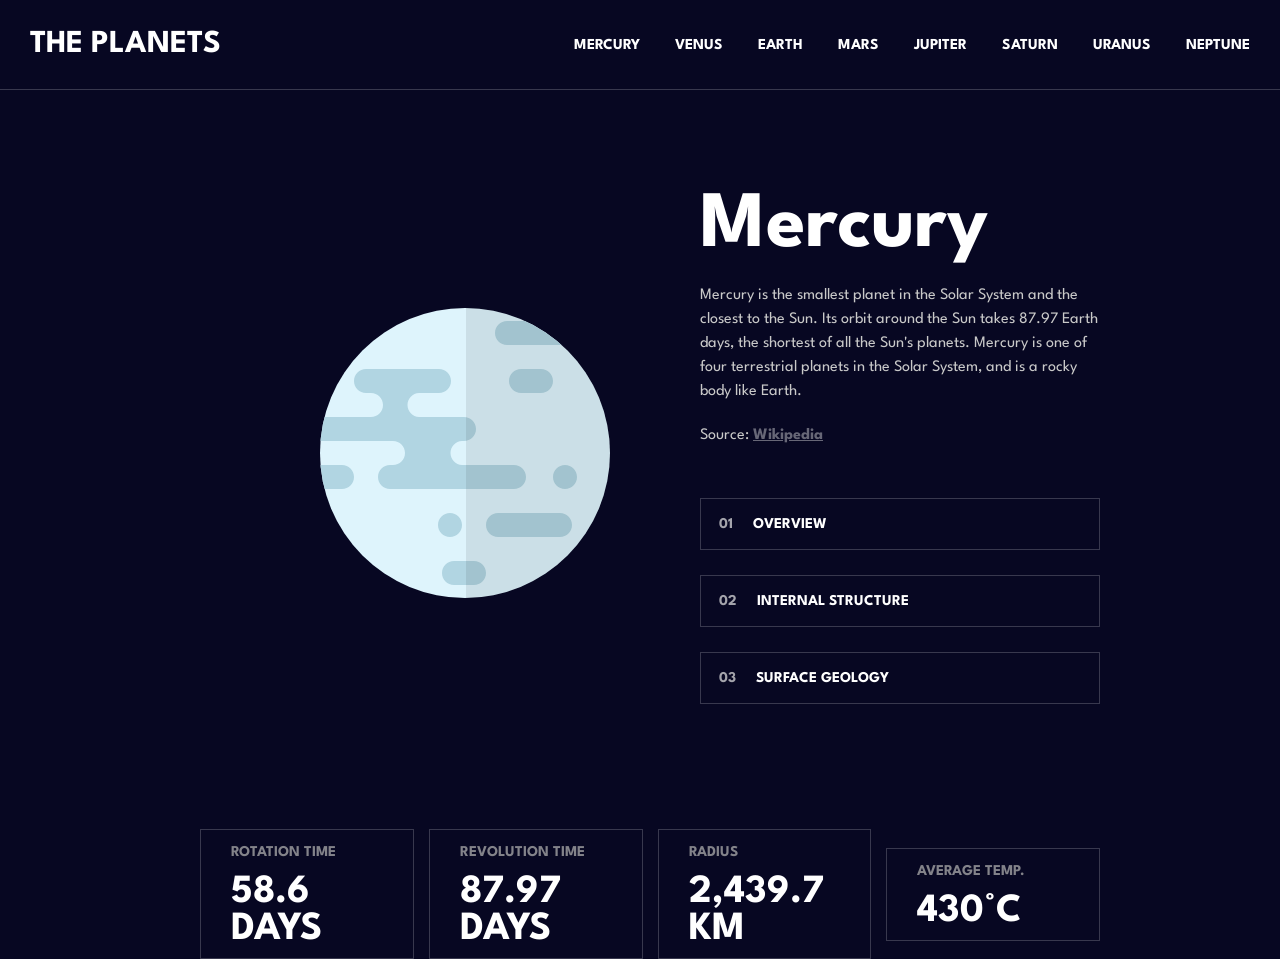
<file: index.html>
<!DOCTYPE html>
<html lang="en">
<head>
    <meta charset="UTF-8">
    <meta name="viewport" content="width=device-width, initial-scale=1.0">
    <title>Frontend Mentor | Learning | Projects | YusifProg</title>
    <link rel="stylesheet" href="style.css">
    <style>
        @import url('https://fonts.googleapis.com/css2?family=League+Spartan:wght@100..900&display=swap');
    </style>
    <meta name="google-site-verification" content="pyPEYS4YtRmU38hKFxtmLTAgNOyGd5EYfisGUmbEd1c" />
</head>
<body>
    <div class="main">
        <div class="planets_header">
            <h1>THE PLANETS</h1>

            <div class="planets_name">
                <div class="mercury_div"> <a href="index.html"><h3>MERCURY</h3> </a>  </div>
                <div class="venus_div">   <a href="venus.html"><h3>VENUS</h3>   </a>  </div>
                <div class="earth_div">   <a href="earth.html"><h3>EARTH</h3>   </a>  </div>
                <div class="mars_div">    <a href="mars.html"><h3>MARS</h3>    </a>  </div>
                <div class="jupiter_div"> <a href="jupiter.html"><h3>JUPITER</h3> </a>  </div>
                <div class="saturn_div">  <a href="saturn.html"><h3>SATURN</h3>  </a>  </div>
                <div class="uranus_div">  <a href="uranus.html"><h3>URANUS</h3>  </a>  </div>
                <div class="neptune_div">  <a href="neptun.html"><h3>NEPTUNE</h3> </a>  </div>
            </div>

        </div>
        <hr class="hr">
        <div class="planets_main">
            <div class="planet_pic">
                <img src="mercury.png" alt="">
            </div>

            <div class="planet_info">
                <div class="planet_text">
                    <h1>Mercury</h1>
                    <p>Mercury is the smallest planet in the Solar System and the closest to the Sun. Its orbit around the Sun takes 87.97 Earth days, the shortest of all the Sun's planets. Mercury is one of four terrestrial planets in the Solar System, and is a rocky body like Earth.</p>
                    <p class="wikipedia">Source: <a style= 'color: #676777; font-weight: 700;'href="https://en.wikipedia.org/wiki/Mercury_(planet)" >Wikipedia</a></p>
                </div>

                <div class="planet_ois_buttons">
                    <button class="button_overview"><span>01</span> OVERVIEW</button>
                    <button class="button_internal_structure"><span>02</span> INTERNAL STRUCTURE</button>
                    <button class="button_surface_geology"><span>03</span> SURFACE GEOLOGY</button>
                </div>
            </div>
        </div>

        <div class="planet_footer">
            <div class="rotation_time">
                <h3>ROTATION TIME</h3>
                <span>58.6 DAYS</span>
            </div>

            <div class="revolution_time">
                <h3>REVOLUTION TIME</h3>
                <span>87.97 DAYS</span>
            </div>

            <div class="radius">
                <h3>RADIUS</h3>
                <span>2,439.7 KM</span>
            </div>

            <div class="average_temp">
                <h3>AVERAGE TEMP.</h3>
                <span>430°C</span>
            </div>
        </div>
    </div>
</body>
</html>
</file>
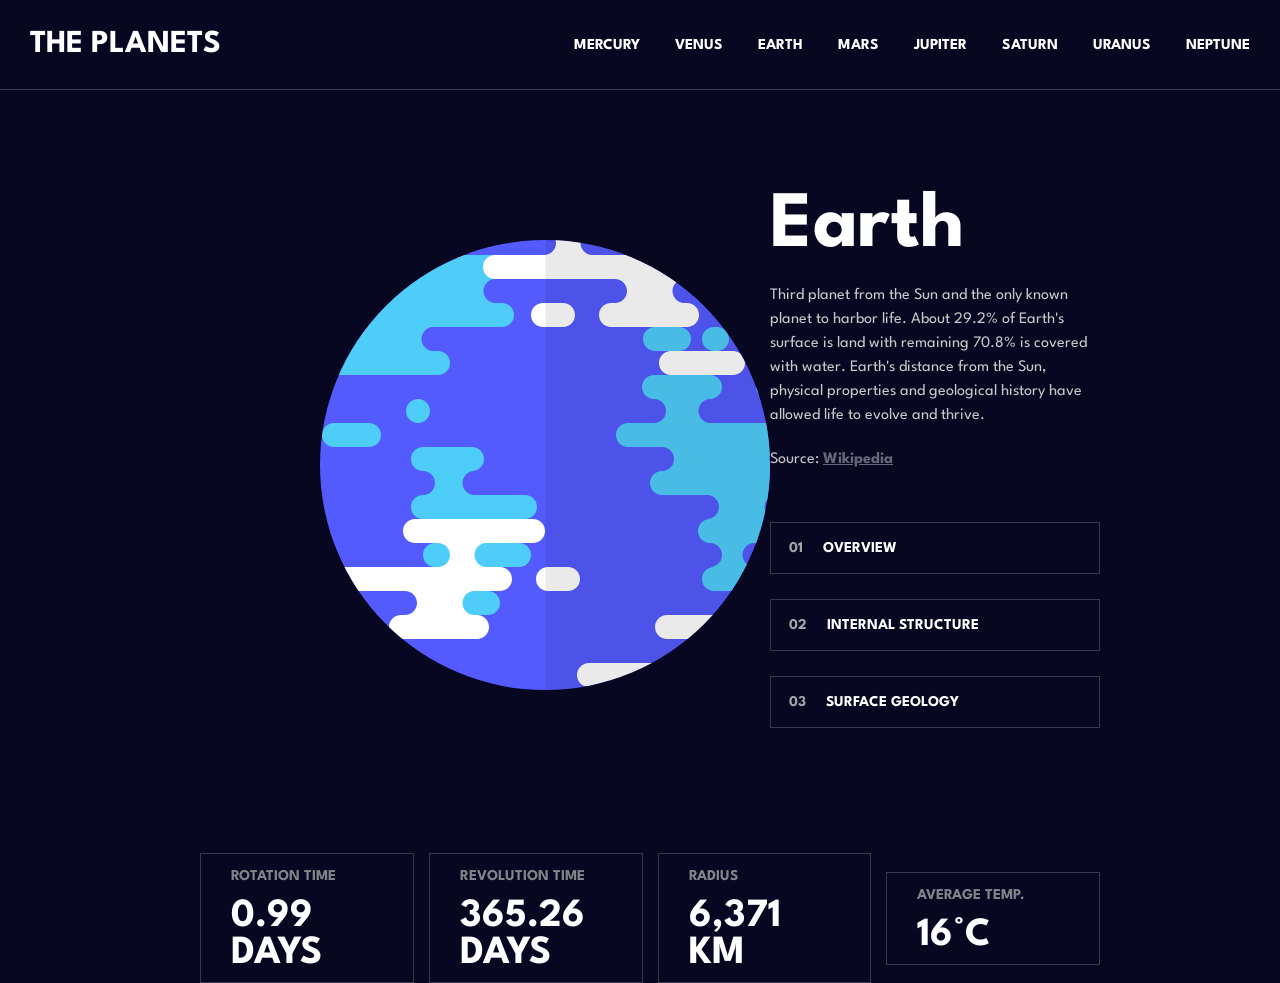
<file: earth.html>
<!DOCTYPE html>
<html lang="en">
<head>
    <meta charset="UTF-8">
    <meta name="viewport" content="width=device-width, initial-scale=1.0">
    <title>Frontend Mentor | Learning | Projects | YusifProg</title>
    <link rel="stylesheet" href="style.css">
    <style>
        @import url('https://fonts.googleapis.com/css2?family=League+Spartan:wght@100..900&display=swap');
    </style>
</head>
<body>
    <div class="main">
        <div class="planets_header">
            <h1>THE PLANETS</h1>

            <div class="planets_name">
                <div class="mercury_div"> <a href="index.html"><h3>MERCURY</h3> </a>  </div>
                <div class="venus_div">   <a href="venus.html"><h3>VENUS</h3></a>  </div>
                <div class="earth_div">   <a href="earth.html"><h3>EARTH</h3>   </a>  </div>
                <div class="mars_div">    <a href="mars.html"><h3>MARS</h3>    </a>  </div>
                <div class="jupiter_div"> <a href="jupiter.html"><h3>JUPITER</h3> </a>  </div>
                <div class="saturn_div">  <a href="saturn.html"><h3>SATURN</h3>  </a>  </div>
                <div class="uranus_div">  <a href="uranus.html"><h3>URANUS</h3>  </a>  </div>
                <div class="neptune_div">  <a href="neptun.html"><h3>NEPTUNE</h3> </a>  </div>
            </div>

        </div>
        <hr class="hr">
        <div class="planets_main">
            <div class="planet_pic">
                <img src="earth.png" alt="">
            </div>

            <div class="planet_info">
                <div class="planet_text">
                    <h1>Earth</h1>
                    <p>Third planet from the Sun and the only known planet to harbor life. About 29.2% of Earth's surface is land with remaining 70.8% is covered with water. Earth's distance from the Sun, physical properties and geological history have allowed life to evolve and thrive.</p>
                    <p class="wikipedia">Source: <a style= 'color: #676777; font-weight: 700;'href="https://en.wikipedia.org/wiki/Earth" >Wikipedia</a></p>
                </div>

                <div class="planet_ois_buttons">
                    <button class="button_overview"><span>01</span> OVERVIEW</button>
                    <button class="button_internal_structure"><span>02</span> INTERNAL STRUCTURE</button>
                    <button class="button_surface_geology"><span>03</span> SURFACE GEOLOGY</button>
                </div>
            </div>
        </div>

        <div class="planet_footer">
            <div class="rotation_time">
                <h3>ROTATION TIME</h3>
                <span>0.99 DAYS</span>
            </div>

            <div class="revolution_time">
                <h3>REVOLUTION TIME</h3>
                <span>365.26 DAYS</span>
            </div>

            <div class="radius">
                <h3>RADIUS</h3>
                <span>6,371 KM</span>
            </div>

            <div class="average_temp">
                <h3>AVERAGE TEMP.</h3>
                <span>16°C</span>
            </div>
        </div>
    </div>
</body>
</html>
</file>
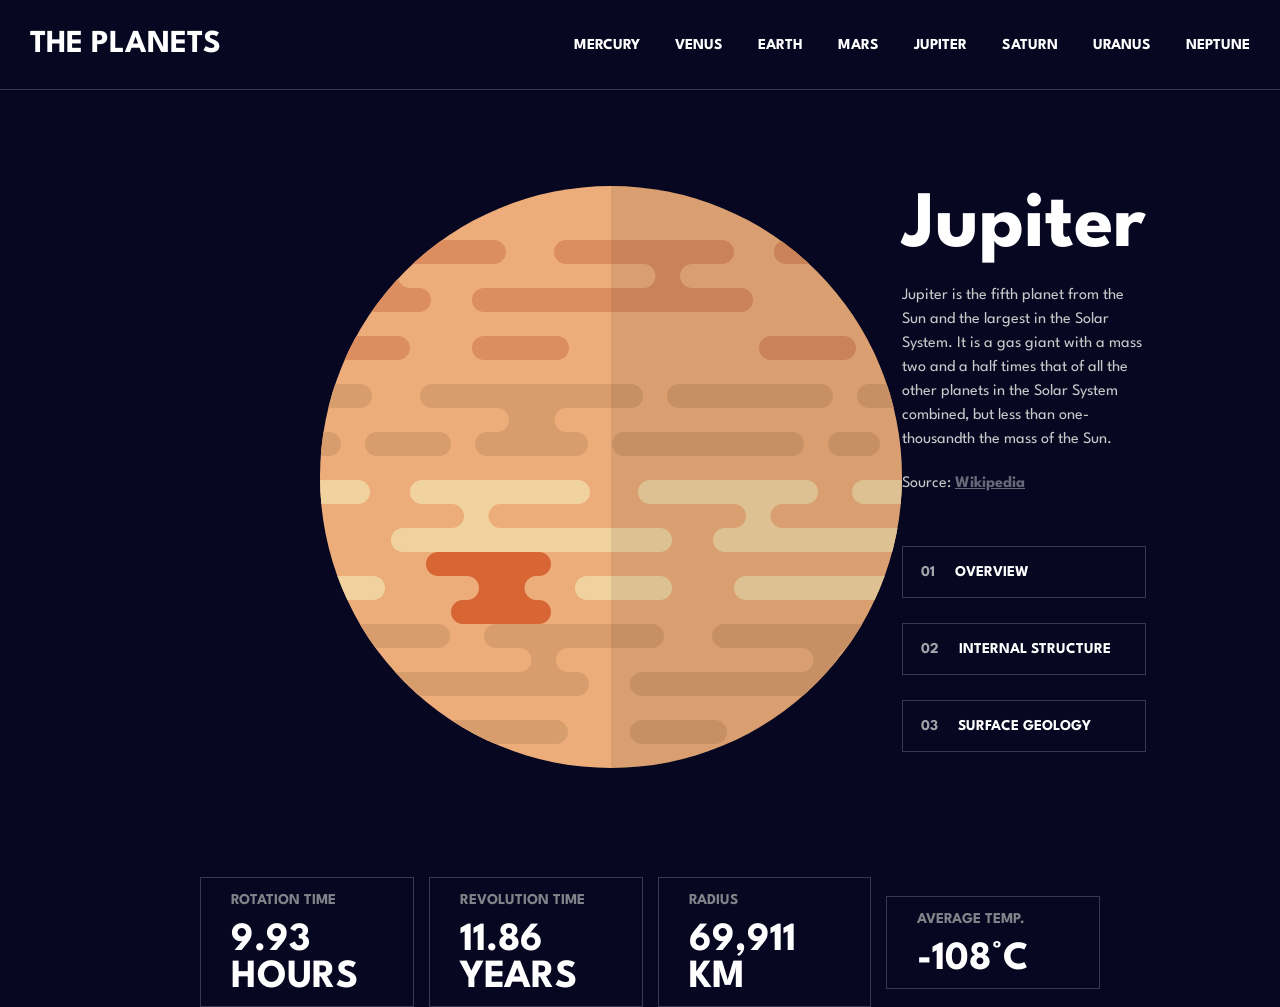
<file: jupiter.html>
<!DOCTYPE html>
<html lang="en">
<head>
    <meta charset="UTF-8">
    <meta name="viewport" content="width=device-width, initial-scale=1.0">
    <title>Frontend Mentor | Learning | Projects | YusifProg</title>
    <link rel="stylesheet" href="style.css">
    <style>
        @import url('https://fonts.googleapis.com/css2?family=League+Spartan:wght@100..900&display=swap');
    </style>
</head>
<body>
    <div class="main">
        <div class="planets_header">
            <h1>THE PLANETS</h1>

            <div class="planets_name">
                <div class="mercury_div"> <a href="index.html"><h3>MERCURY</h3> </a>  </div>
                <div class="venus_div">   <a href="venus.html"><h3>VENUS</h3></a>  </div>
                <div class="earth_div">   <a href="earth.html"><h3>EARTH</h3>   </a>  </div>
                <div class="mars_div">    <a href="mars.html"><h3>MARS</h3>    </a>  </div>
                <div class="jupiter_div"> <a href="jupiter.html"><h3>JUPITER</h3> </a>  </div>
                <div class="saturn_div">  <a href="saturn.html"><h3>SATURN</h3>  </a>  </div>
                <div class="uranus_div">  <a href="uranus.html"><h3>URANUS</h3>  </a>  </div>
                <div class="neptune_div">  <a href="neptun.html"><h3>NEPTUNE</h3> </a>  </div>
            </div>

        </div>
        <hr class="hr">
        <div class="planets_main">
            <div class="planet_pic">
                <img src="jupiter.png" alt="">
            </div>

            <div class="planet_info">
                <div class="planet_text">
                    <h1>Jupiter</h1>
                    <p>Jupiter is the fifth planet from the Sun and the largest in the Solar System. It is a gas giant with a mass two and a half times that of all the other planets in the Solar System combined, but less than one-thousandth the mass of the Sun.</p>
                    <p class="wikipedia">Source: <a style= 'color: #676777; font-weight: 700;'href="https://en.wikipedia.org/wiki/Jupiter" >Wikipedia</a></p>
                </div>

                <div class="planet_ois_buttons">
                    <button class="button_overview"><span>01</span> OVERVIEW</button>
                    <button class="button_internal_structure"><span>02</span> INTERNAL STRUCTURE</button>
                    <button class="button_surface_geology"><span>03</span> SURFACE GEOLOGY</button>
                </div>
            </div>
        </div>

        <div class="planet_footer">
            <div class="rotation_time">
                <h3>ROTATION TIME</h3>
                <span>9.93 HOURS</span>
            </div>

            <div class="revolution_time">
                <h3>REVOLUTION TIME</h3>
                <span>11.86 YEARS</span>
            </div>

            <div class="radius">
                <h3>RADIUS</h3>
                <span>69,911 KM</span>
            </div>

            <div class="average_temp">
                <h3>AVERAGE TEMP.</h3>
                <span>-108°C</span>
            </div>
        </div>
    </div>
</body>
</html>
</file>
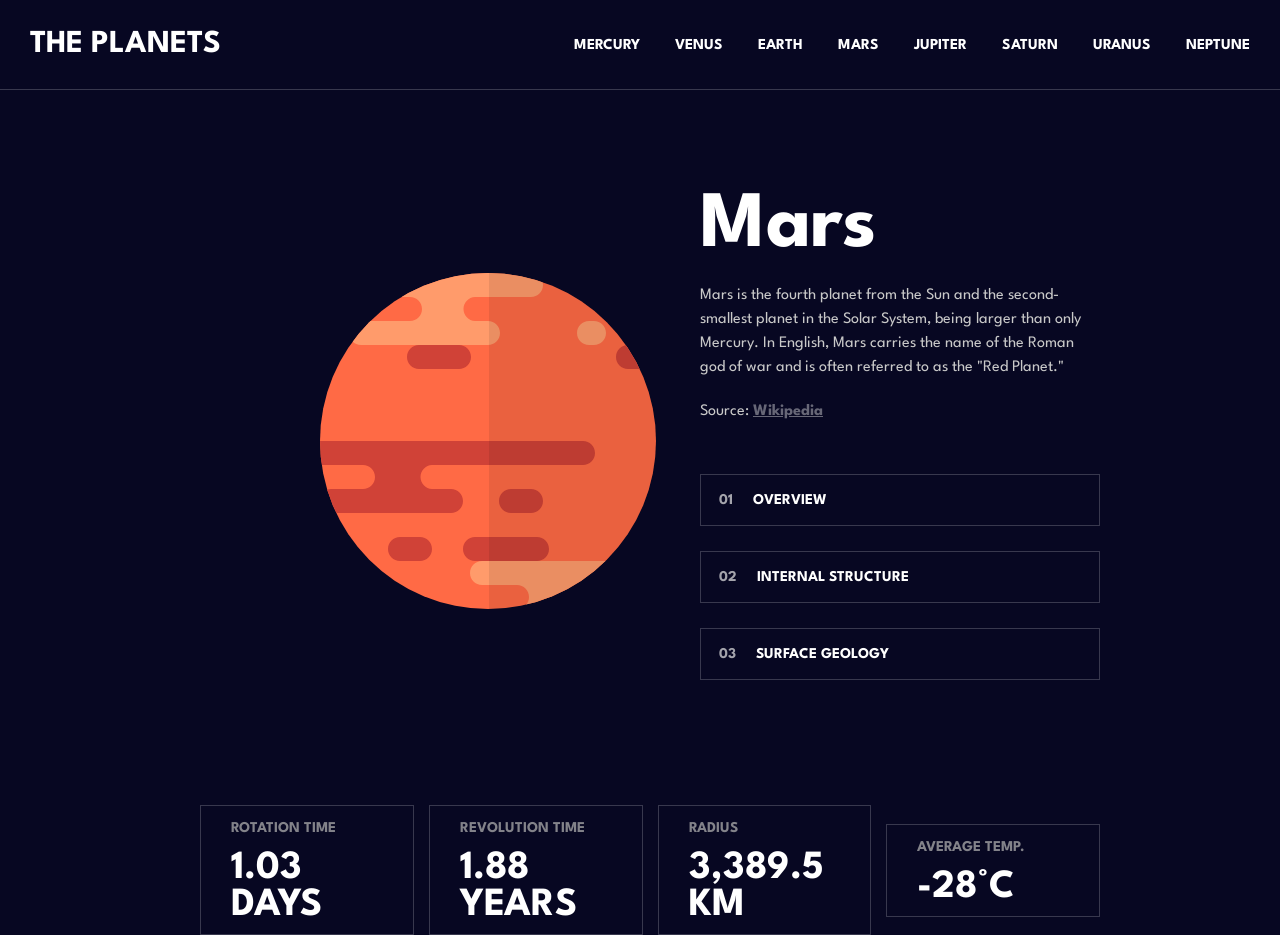
<file: mars.html>
<!DOCTYPE html>
<html lang="en">
<head>
    <meta charset="UTF-8">
    <meta name="viewport" content="width=device-width, initial-scale=1.0">
    <title>Frontend Mentor | Learning | Projects | YusifProg</title>
    <link rel="stylesheet" href="style.css">
    <style>
        @import url('https://fonts.googleapis.com/css2?family=League+Spartan:wght@100..900&display=swap');
    </style>
</head>
<body>
    <div class="main">
        <div class="planets_header">
            <h1>THE PLANETS</h1>

            <div class="planets_name">
                <div class="mercury_div"> <a href="index.html"><h3>MERCURY</h3> </a>  </div>
                <div class="venus_div">   <a href="venus.html"><h3>VENUS</h3></a>  </div>
                <div class="earth_div">   <a href="earth.html"><h3>EARTH</h3>   </a>  </div>
                <div class="mars_div">    <a href="mars.html"><h3>MARS</h3>    </a>  </div>
                <div class="jupiter_div"> <a href="jupiter.html"><h3>JUPITER</h3> </a>  </div>
                <div class="saturn_div">  <a href="saturn.html"><h3>SATURN</h3>  </a>  </div>
                <div class="uranus_div">  <a href="uranus.html"><h3>URANUS</h3>  </a>  </div>
                <div class="neptune_div">  <a href="neptun.html"><h3>NEPTUNE</h3> </a>  </div>
            </div>

        </div>
        <hr class="hr">
        <div class="planets_main">
            <div class="planet_pic">
                <img src="mars.png" alt="">
            </div>

            <div class="planet_info">
                <div class="planet_text">
                    <h1>Mars</h1>
                    <p>Mars is the fourth planet from the Sun and the second-smallest planet in the Solar System, being larger than only Mercury. In English, Mars carries the name of the Roman god of war and is often referred to as the "Red Planet."</p>
                    <p class="wikipedia">Source: <a style= 'color: #676777; font-weight: 700;'href="https://en.wikipedia.org/wiki/Mars" >Wikipedia</a></p>
                </div>

                <div class="planet_ois_buttons">
                    <button class="button_overview"><span>01</span> OVERVIEW</button>
                    <button class="button_internal_structure"><span>02</span> INTERNAL STRUCTURE</button>
                    <button class="button_surface_geology"><span>03</span> SURFACE GEOLOGY</button>
                </div>
            </div>
        </div>

        <div class="planet_footer">
            <div class="rotation_time">
                <h3>ROTATION TIME</h3>
                <span>1.03 DAYS</span>
            </div>

            <div class="revolution_time">
                <h3>REVOLUTION TIME</h3>
                <span>1.88 YEARS</span>
            </div>

            <div class="radius">
                <h3>RADIUS</h3>
                <span>3,389.5 KM</span>
            </div>

            <div class="average_temp">
                <h3>AVERAGE TEMP.</h3>
                <span>-28°C</span>
            </div>
        </div>
    </div>
</body>
</html>
</file>
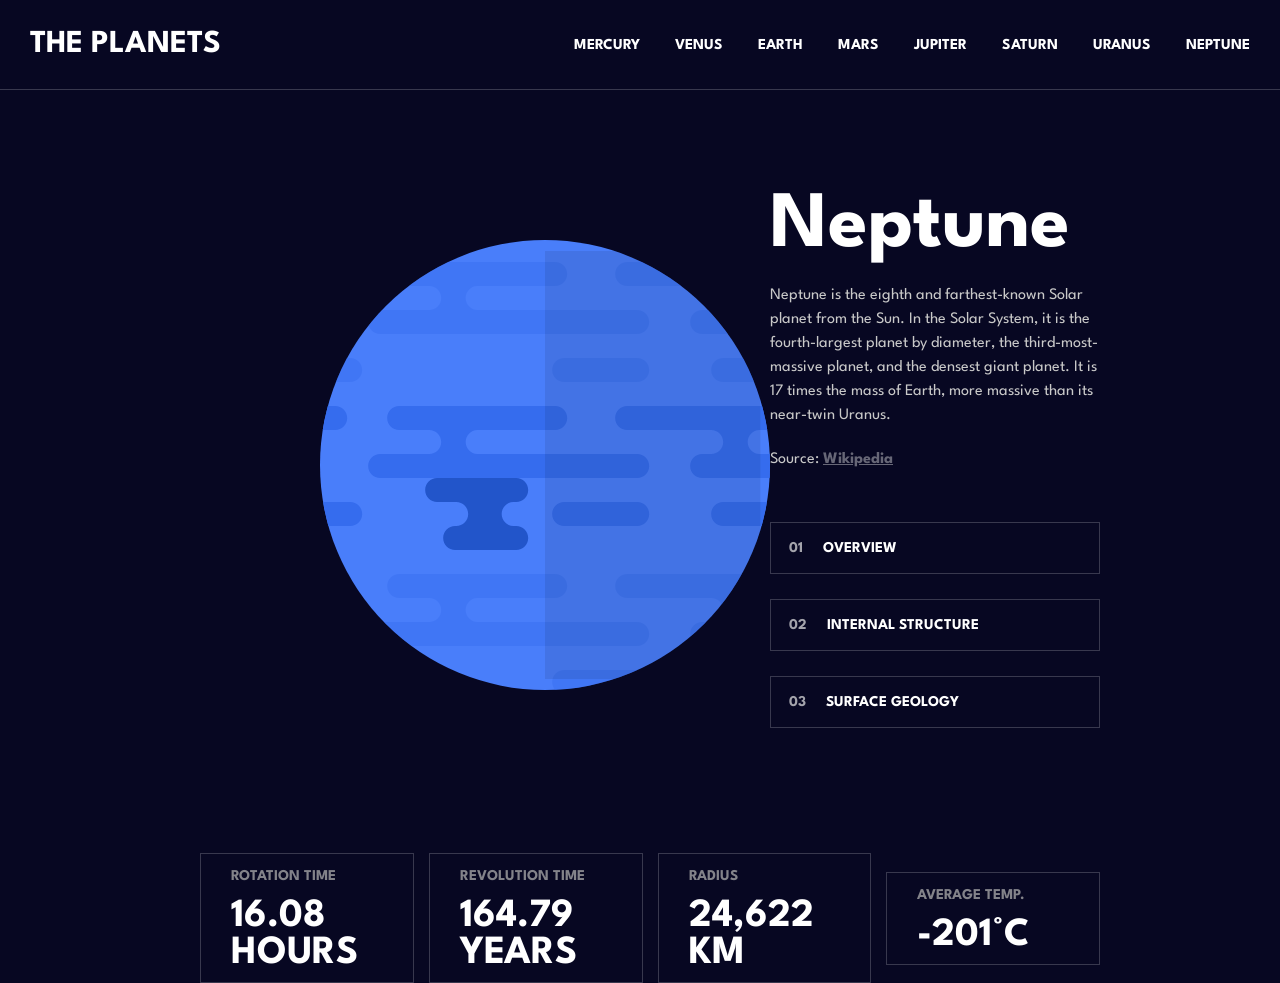
<file: neptun.html>
<!DOCTYPE html>
<html lang="en">
<head>
    <meta charset="UTF-8">
    <meta name="viewport" content="width=device-width, initial-scale=1.0">
    <title>Frontend Mentor | Learning | Projects | YusifProg</title>
    <link rel="stylesheet" href="style.css">
    <style>
        @import url('https://fonts.googleapis.com/css2?family=League+Spartan:wght@100..900&display=swap');
    </style>
</head>
<body>
    <div class="main">
        <div class="planets_header">
            <h1>THE PLANETS</h1>

            <div class="planets_name">
                <div class="mercury_div"> <a href="index.html"><h3>MERCURY</h3> </a>  </div>
                <div class="venus_div">   <a href="venus.html"><h3>VENUS</h3></a>  </div>
                <div class="earth_div">   <a href="earth.html"><h3>EARTH</h3>   </a>  </div>
                <div class="mars_div">    <a href="mars.html"><h3>MARS</h3>    </a>  </div>
                <div class="jupiter_div"> <a href="jupiter.html"><h3>JUPITER</h3> </a>  </div>
                <div class="saturn_div">  <a href="saturn.html"><h3>SATURN</h3>  </a>  </div>
                <div class="uranus_div">  <a href="uranus.html"><h3>URANUS</h3>  </a>  </div>
                <div class="neptune_div">  <a href="neptun.html"><h3>NEPTUNE</h3> </a>  </div>
            </div>

        </div>
        <hr class="hr">
        <div class="planets_main">
            <div class="planet_pic">
                <img src="neptun.png" alt="">
            </div>

            <div class="planet_info">
                <div class="planet_text">
                    <h1>Neptune</h1>
                    <p>Neptune is the eighth and farthest-known Solar planet from the Sun. In the Solar System, it is the fourth-largest planet by diameter, the third-most-massive planet, and the densest giant planet. It is 17 times the mass of Earth, more massive than its near-twin Uranus.</p>
                    <p class="wikipedia">Source: <a style= 'color: #676777; font-weight: 700;'href="https://en.wikipedia.org/wiki/Neptune" >Wikipedia</a></p>
                </div>

                <div class="planet_ois_buttons">
                    <button class="button_overview"><span>01</span> OVERVIEW</button>
                    <button class="button_internal_structure"><span>02</span> INTERNAL STRUCTURE</button>
                    <button class="button_surface_geology"><span>03</span> SURFACE GEOLOGY</button>
                </div>
            </div>
        </div>

        <div class="planet_footer">
            <div class="rotation_time">
                <h3>ROTATION TIME</h3>
                <span>16.08 HOURS</span>
            </div>

            <div class="revolution_time">
                <h3>REVOLUTION TIME</h3>
                <span>164.79 YEARS</span>
            </div>

            <div class="radius">
                <h3>RADIUS</h3>
                <span>24,622 KM</span>
            </div>

            <div class="average_temp">
                <h3>AVERAGE TEMP.</h3>
                <span>-201°C</span>
            </div>
        </div>
    </div>
</body>
</html>
</file>
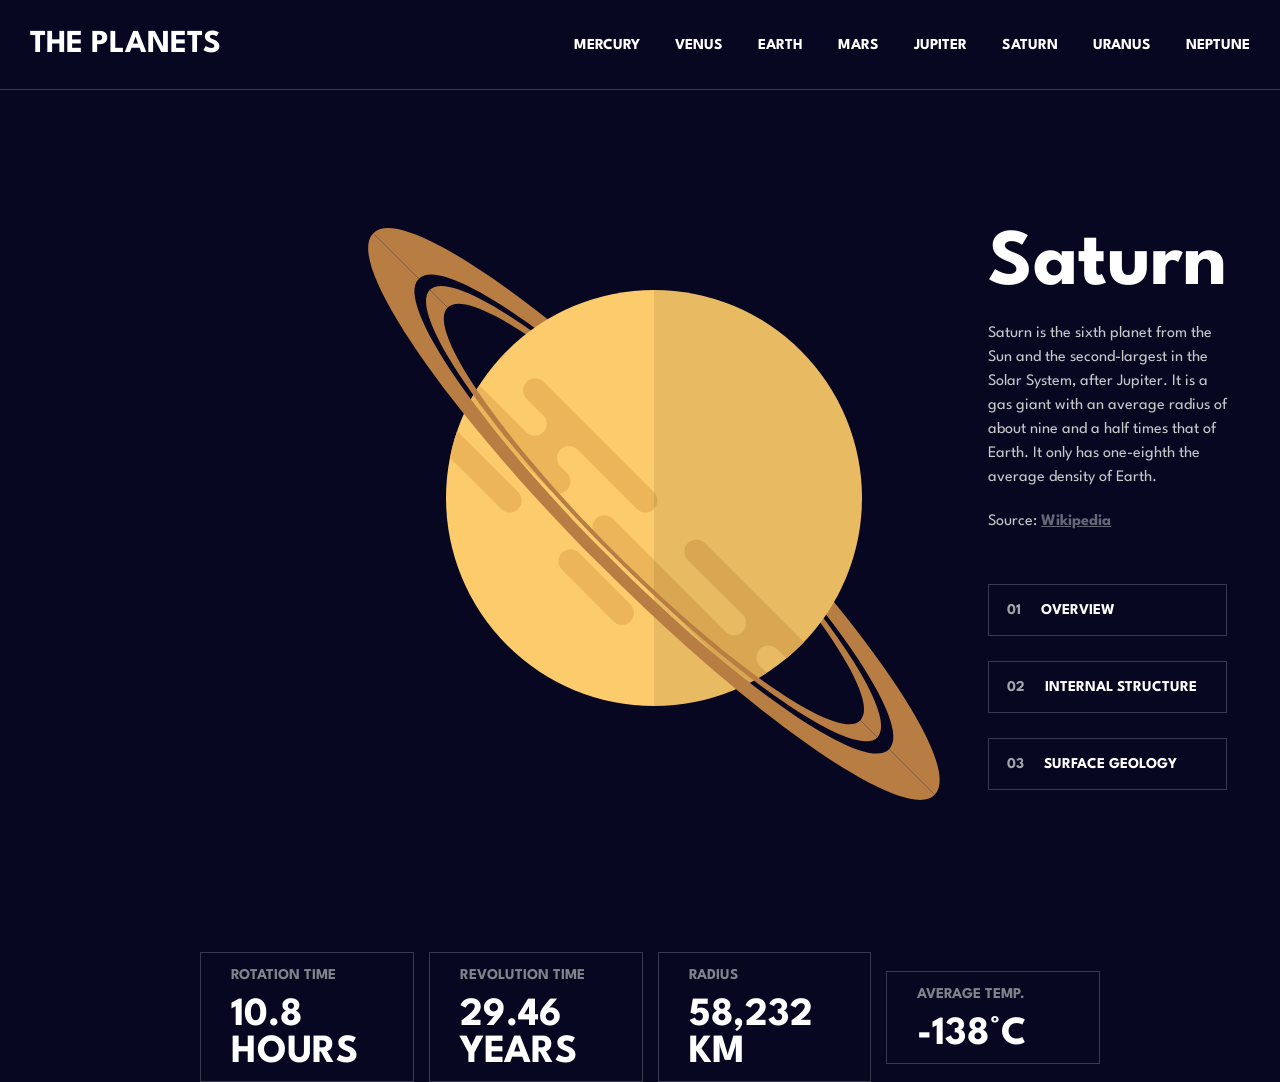
<file: saturn.html>
<!DOCTYPE html>
<html lang="en">
<head>
    <meta charset="UTF-8">
    <meta name="viewport" content="width=device-width, initial-scale=1.0">
    <title>Frontend Mentor | Learning | Projects | YusifProg</title>
    <link rel="stylesheet" href="style.css">
    <style>
        @import url('https://fonts.googleapis.com/css2?family=League+Spartan:wght@100..900&display=swap');
    </style>
</head>
<body>
    <div class="main">
        <div class="planets_header">
            <h1>THE PLANETS</h1>

            <div class="planets_name">
                <div class="mercury_div"> <a href="index.html"><h3>MERCURY</h3> </a>  </div>
                <div class="venus_div">   <a href="venus.html"><h3>VENUS</h3></a>  </div>
                <div class="earth_div">   <a href="earth.html"><h3>EARTH</h3>   </a>  </div>
                <div class="mars_div">    <a href="mars.html"><h3>MARS</h3>    </a>  </div>
                <div class="jupiter_div"> <a href="jupiter.html"><h3>JUPITER</h3> </a>  </div>
                <div class="saturn_div">  <a href="saturn.html"><h3>SATURN</h3>  </a>  </div>
                <div class="uranus_div">  <a href="uranus.html"><h3>URANUS</h3>  </a>  </div>
                <div class="neptune_div">  <a href="neptun.html"><h3>NEPTUNE</h3> </a>  </div>
            </div>

        </div>
        <hr class="hr">
        <div class="planets_main">
            <div class="planet_pic">
                <img src="saturn.png" alt="">
            </div>

            <div class="planet_info">
                <div class="planet_text">
                    <h1>Saturn</h1>
                    <p>Saturn is the sixth planet from the Sun and the second-largest in the Solar System, after Jupiter. It is a gas giant with an average radius of about nine and a half times that of Earth. It only has one-eighth the average density of Earth.</p>
                    <p class="wikipedia">Source: <a style= 'color: #676777; font-weight: 700;'href="https://en.wikipedia.org/wiki/Saturn" >Wikipedia</a></p>
                </div>

                <div class="planet_ois_buttons">
                    <button class="button_overview"><span>01</span> OVERVIEW</button>
                    <button class="button_internal_structure"><span>02</span> INTERNAL STRUCTURE</button>
                    <button class="button_surface_geology"><span>03</span> SURFACE GEOLOGY</button>
                </div>
            </div>
        </div>

        <div class="planet_footer">
            <div class="rotation_time">
                <h3>ROTATION TIME</h3>
                <span>10.8 HOURS</span>
            </div>

            <div class="revolution_time">
                <h3>REVOLUTION TIME</h3>
                <span>29.46 YEARS</span>
            </div>

            <div class="radius">
                <h3>RADIUS</h3>
                <span>58,232 KM</span>
            </div>

            <div class="average_temp">
                <h3>AVERAGE TEMP.</h3>
                <span>-138°C</span>
            </div>
        </div>
    </div>
</body>
</html>
</file>
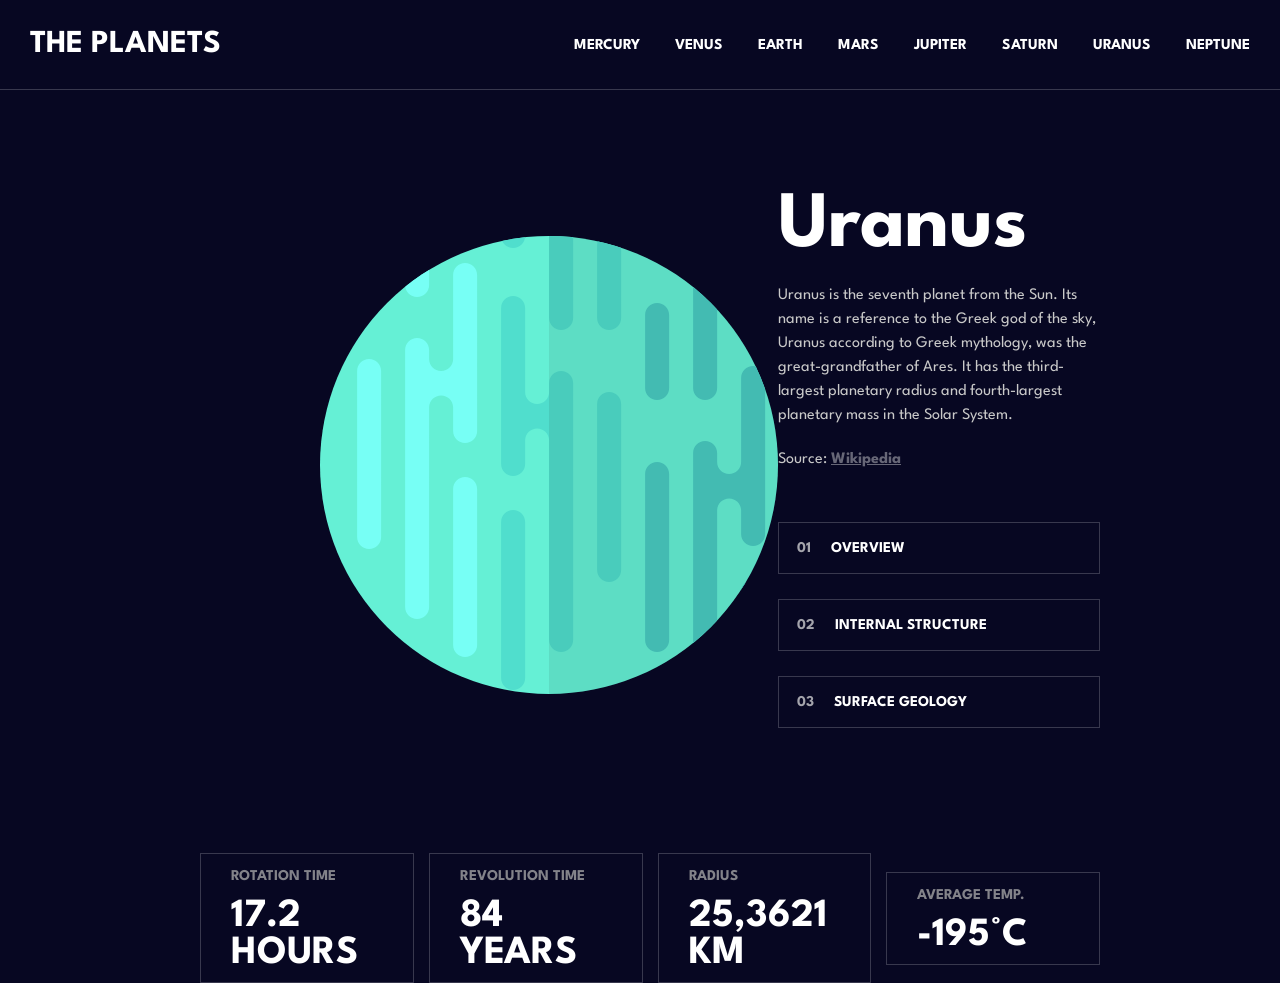
<file: uranus.html>
<!DOCTYPE html>
<html lang="en">
<head>
    <meta charset="UTF-8">
    <meta name="viewport" content="width=device-width, initial-scale=1.0">
    <title>Frontend Mentor | Learning | Projects | YusifProg</title>
    <link rel="stylesheet" href="style.css">
    <style>
        @import url('https://fonts.googleapis.com/css2?family=League+Spartan:wght@100..900&display=swap');
    </style>
</head>
<body>
    <div class="main">
        <div class="planets_header">
            <h1>THE PLANETS</h1>

            <div class="planets_name">
                <div class="mercury_div"> <a href="index.html"><h3>MERCURY</h3> </a>  </div>
                <div class="venus_div">   <a href="venus.html"><h3>VENUS</h3></a>  </div>
                <div class="earth_div">   <a href="earth.html"><h3>EARTH</h3>   </a>  </div>
                <div class="mars_div">    <a href="mars.html"><h3>MARS</h3>    </a>  </div>
                <div class="jupiter_div"> <a href="jupiter.html"><h3>JUPITER</h3> </a>  </div>
                <div class="saturn_div">  <a href="saturn.html"><h3>SATURN</h3>  </a>  </div>
                <div class="uranus_div">  <a href="uranus.html"><h3>URANUS</h3>  </a>  </div>
                <div class="neptune_div">  <a href="neptun.html"><h3>NEPTUNE</h3> </a>  </div>
            </div>

        </div>
        <hr class="hr">
        <div class="planets_main">
            <div class="planet_pic">
                <img src="uranus.png" alt="">
            </div>

            <div class="planet_info">
                <div class="planet_text">
                    <h1>Uranus</h1>
                    <p>Uranus is the seventh planet from the Sun. Its name is a reference to the Greek god of the sky, Uranus according to Greek mythology, was the great-grandfather of Ares. It has the third-largest planetary radius and fourth-largest planetary mass in the Solar System.</p>
                    <p class="wikipedia">Source: <a style= 'color: #676777; font-weight: 700;'href="https://en.wikipedia.org/wiki/Uranus" >Wikipedia</a></p>
                </div>

                <div class="planet_ois_buttons">
                    <button class="button_overview"><span>01</span> OVERVIEW</button>
                    <button class="button_internal_structure"><span>02</span> INTERNAL STRUCTURE</button>
                    <button class="button_surface_geology"><span>03</span> SURFACE GEOLOGY</button>
                </div>
            </div>
        </div>

        <div class="planet_footer">
            <div class="rotation_time">
                <h3>ROTATION TIME</h3>
                <span>17.2 HOURS</span>
            </div>

            <div class="revolution_time">
                <h3>REVOLUTION TIME</h3>
                <span>84 YEARS</span>
            </div>

            <div class="radius">
                <h3>RADIUS</h3>
                <span>25,3621 KM</span>
            </div>

            <div class="average_temp">
                <h3>AVERAGE TEMP.</h3>
                <span>-195°C</span>
            </div>
        </div>
    </div>
</body>
</html>
</file>
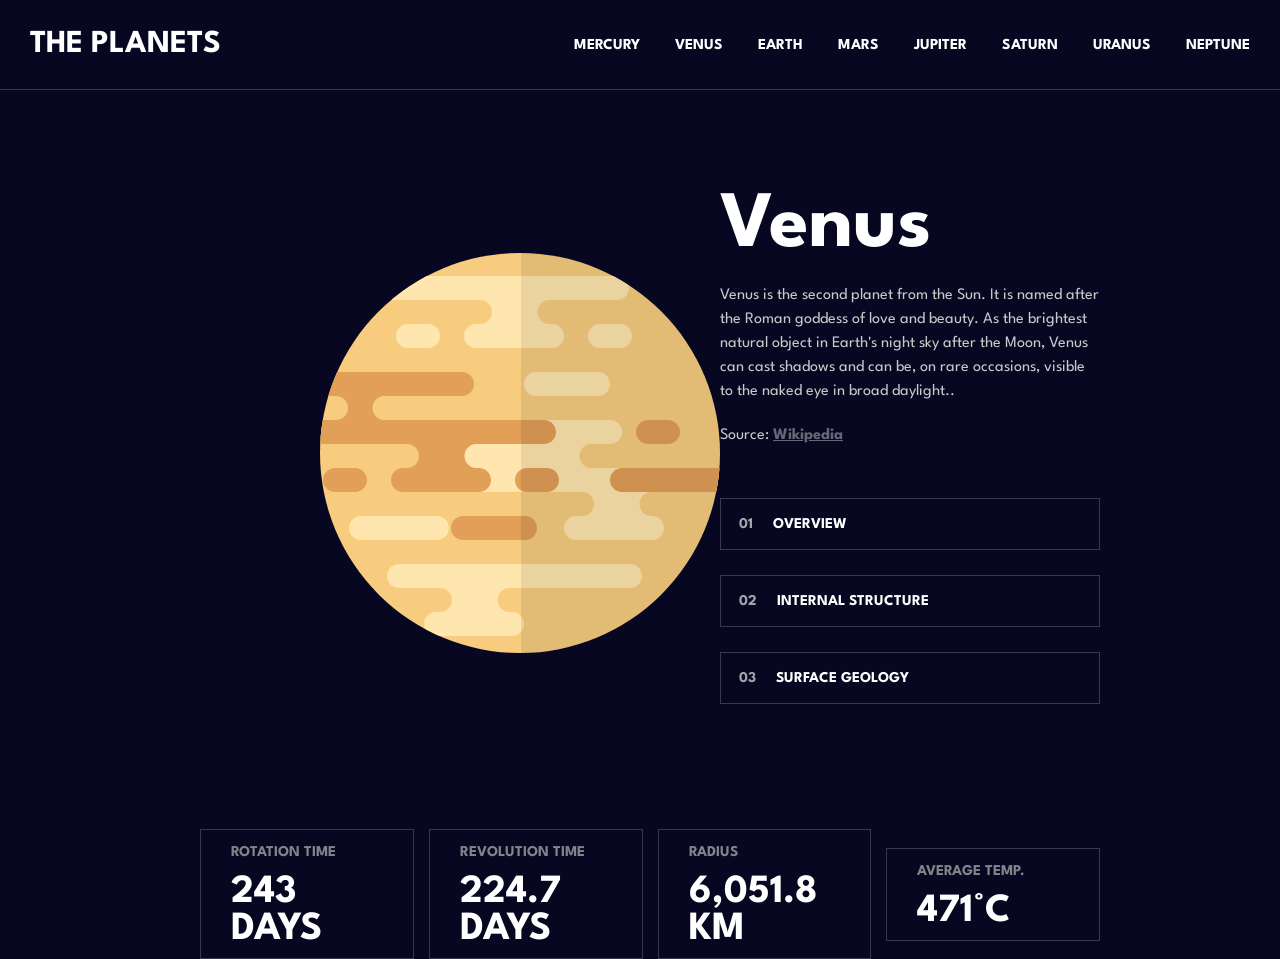
<file: venus.html>
<!DOCTYPE html>
<html lang="en">
<head>
    <meta charset="UTF-8">
    <meta name="viewport" content="width=device-width, initial-scale=1.0">
    <title>Frontend Mentor | Learning | Projects | YusifProg</title>
    <link rel="stylesheet" href="style.css">
    <style>
        @import url('https://fonts.googleapis.com/css2?family=League+Spartan:wght@100..900&display=swap');
    </style>
</head>
<body>
    <div class="main">
        <div class="planets_header">
            <h1>THE PLANETS</h1>

            <div class="planets_name">
                <div class="mercury_div"> <a href="index.html"><h3>MERCURY</h3> </a>  </div>
                <div class="venus_div">   <a href="venus.html"><h3>VENUS</h3></a>  </div>
                <div class="earth_div">   <a href="earth.html"><h3>EARTH</h3>   </a>  </div>
                <div class="mars_div">    <a href="mars.html"><h3>MARS</h3>    </a>  </div>
                <div class="jupiter_div"> <a href="jupiter.html"><h3>JUPITER</h3> </a>  </div>
                <div class="saturn_div">  <a href="saturn.html"><h3>SATURN</h3>  </a>  </div>
                <div class="uranus_div">  <a href="uranus.html"><h3>URANUS</h3>  </a>  </div>
                <div class="neptune_div">  <a href="neptun.html"><h3>NEPTUNE</h3> </a>  </div>
            </div>

        </div>
        <hr class="hr">
        <div class="planets_main">
            <div class="planet_pic">
                <img src="venus.png" alt="">
            </div>

            <div class="planet_info">
                <div class="planet_text">
                    <h1>Venus</h1>
                    <p>Venus is the second planet from the Sun. It is named after the Roman goddess of love and beauty. As the brightest natural object in Earth's night sky after the Moon, Venus can cast shadows and can be, on rare occasions, visible to the naked eye in broad daylight..</p>
                    <p class="wikipedia">Source: <a style= 'color: #676777; font-weight: 700;'href="https://en.wikipedia.org/wiki/Venus" >Wikipedia</a></p>
                </div>

                <div class="planet_ois_buttons">
                    <button class="button_overview"><span>01</span> OVERVIEW</button>
                    <button class="button_internal_structure"><span>02</span> INTERNAL STRUCTURE</button>
                    <button class="button_surface_geology"><span>03</span> SURFACE GEOLOGY</button>
                </div>
            </div>
        </div>

        <div class="planet_footer">
            <div class="rotation_time">
                <h3>ROTATION TIME</h3>
                <span>243 DAYS</span>
            </div>

            <div class="revolution_time">
                <h3>REVOLUTION TIME</h3>
                <span>224.7 DAYS</span>
            </div>

            <div class="radius">
                <h3>RADIUS</h3>
                <span>6,051.8 KM</span>
            </div>

            <div class="average_temp">
                <h3>AVERAGE TEMP.</h3>
                <span>471°C</span>
            </div>
        </div>
    </div>
</body>
</html>
</file>
<file: style.css>
*{
    margin: 0;
    padding: 0;
    box-sizing: border-box;
    font-family: "League Spartan", sans-serif;
}

body{
    background-color: #070722;
    min-height: 100vh;
    color: #fff;
}

.planets_header{
    display: flex;
    align-items: center;
    justify-content: space-between;
    margin: 30px;
}

.planets_name{
    display: flex;
    align-items: center;
    justify-content: space-between;
    gap: 35px;
    font-size: 13px;
    cursor: pointer;
}

.mercury_div:hover{
    transform: translateY(-5px);
    transition: all 0.3s ease;
    cursor: pointer;
}

.venus_div:hover{
    transform: translateY(-5px);
    transition: all 0.3s ease;
    cursor: pointer;
}

.earth_div:hover{
    transform: translateY(-5px);
    transition: all 0.3s ease;
    cursor: pointer;
}

.mars_div:hover{
    transform: translateY(-5px);
    transition: all 0.3s ease;
    cursor: pointer;
}

.jupiter_div:hover{
    transform: translateY(-5px);
    transition: all 0.3s ease;
    cursor: pointer;
}

.saturn_div:hover{
    transform: translateY(-5px);
    transition: all 0.3s ease;
    cursor: pointer;
}

.uranus_div:hover{
    transform: translateY(-5px);
    transition: all 0.3s ease;
    cursor: pointer;
}

.neptune_div:hover{
    transform: translateY(-5px);
    transition: all 0.3s ease;
    cursor: pointer;
}

.planets_main{
    display: flex;
    align-items: center;
    justify-content: space-between;
}

.planet_info{
    width: 400px;
    margin-right: 180px;
    margin-top: 100px;
}

.planet_text h1{
    font-size: 80px;
    margin-bottom: 20px;
}

.planet_text p{
    line-height: 1.5;
    color: #c9c9c9;
}

.wikipedia{
    margin-top: 20px;
    margin-bottom: 50px;
}

.planet_ois_buttons{
    display: grid;
}

.planet_ois_buttons button{
    padding: 18px;
    font-weight: 700;
    font-size: 15px;
    margin-bottom: 25px;
    border: 1px solid;
    background: transparent;
    border-color: #38384E;
    color: #fff;
    display: flex;
    align-items: center;
    justify-content: start;
    gap: 20px;
    cursor: pointer;
    transition: all 0.3s ease;
}

.planet_ois_buttons button:hover{
    background-color: #38384E;
}

.planet_ois_buttons button span{
    color: #a4a4ac;
}

.planet_pic{
    margin-left: 25%;
    margin-top: 90px;
}

.hr{
    background-color: #38384E;
    border: none;
    padding: 0.5px;
}

.planet_footer{
    display: flex;
    align-items: center;
    justify-content: space-between;
    gap: 15px;
    margin-left: 200px;
    margin-right: 180px;
    margin-top: 100px;
}

.planet_footer > div{
    border: 1px solid #38384E;
    width: 100%;
    padding-inline: 30px;
    padding-bottom:  10px;
}

.planet_footer > div h3{
    font-size: 15px;
    margin-top: 15px;
    margin-bottom: 15px;
    color: #83838A;
}

.planet_footer > div span{
    font-size: 40px;
    font-weight: 700;
}

.button_overview{
    background-color: #419DB9;
}

.planets_name > div a{
    text-decoration: none;
    color: #fff;
}
</file>
